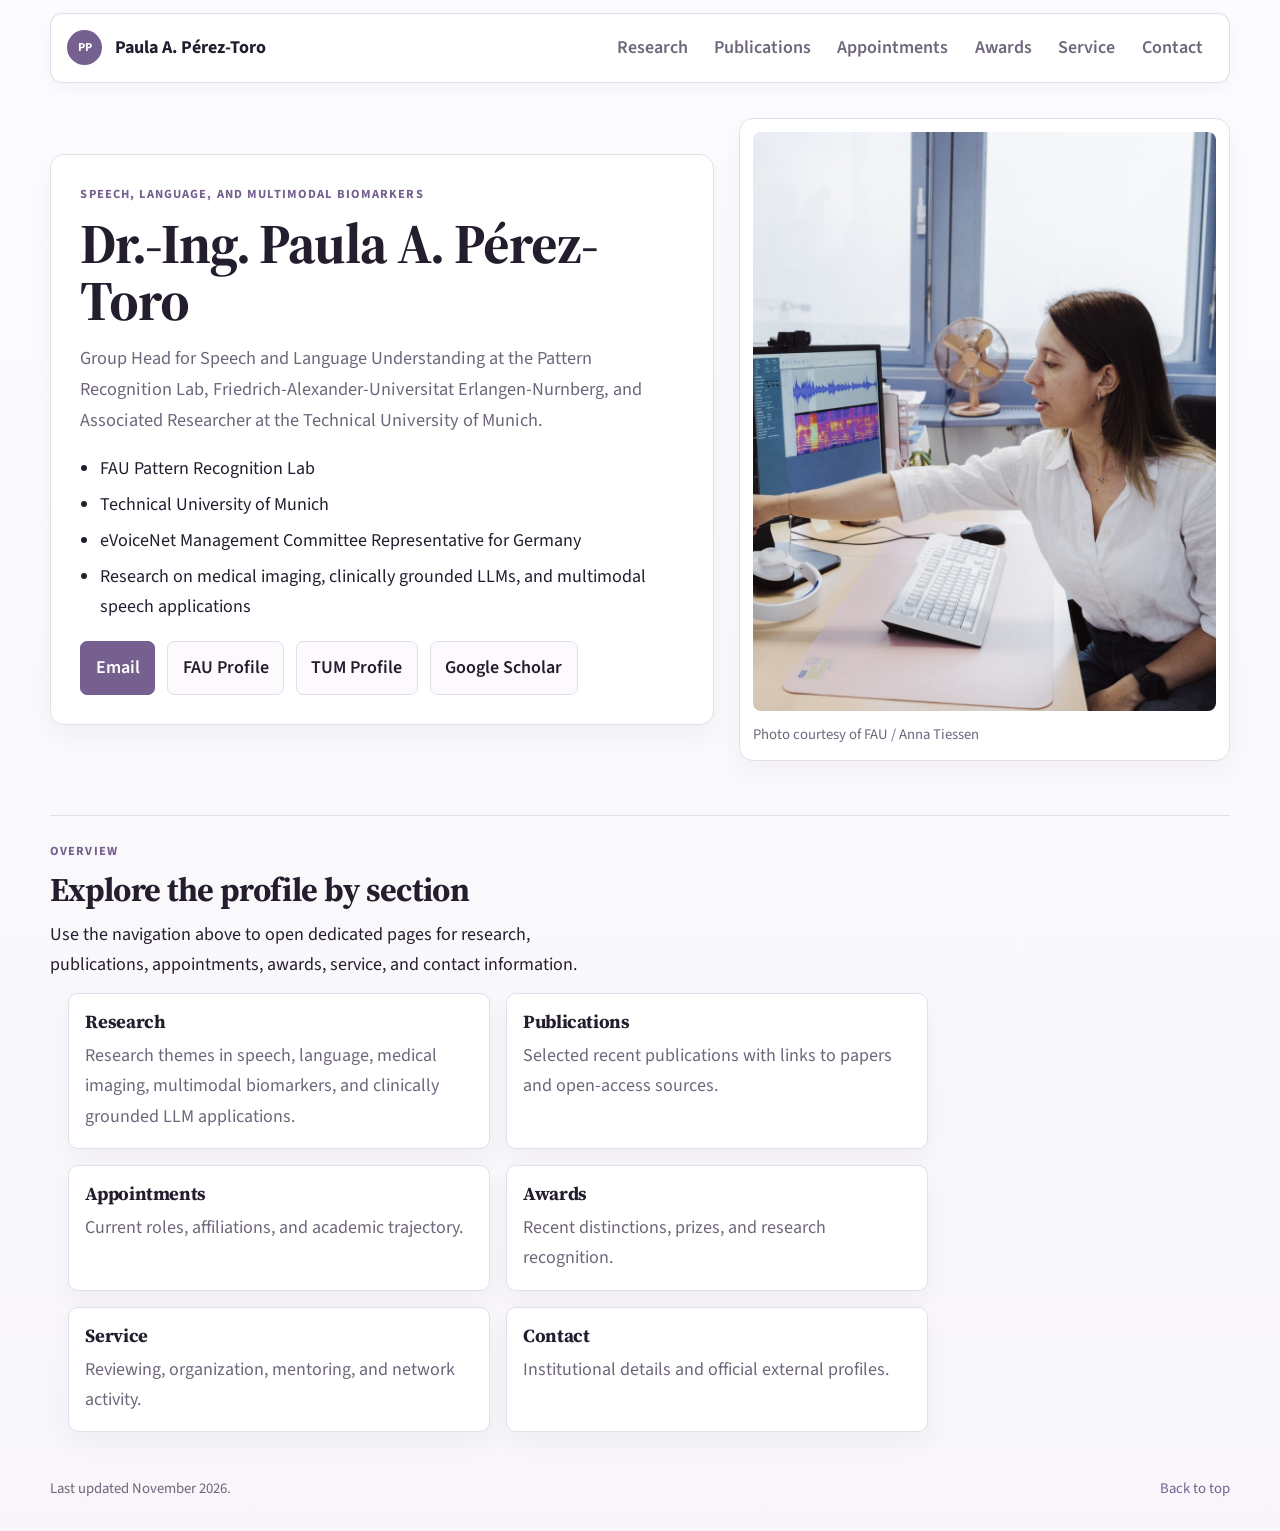
<file: index.html>
<!doctype html>
<html lang="en">
  <head>
    <meta charset="utf-8" />
    <meta name="viewport" content="width=device-width, initial-scale=1" />
    <title>Dr.-Ing. Paula A. Pérez-Toro</title>
    <meta
      name="description"
      content="Academic profile for Dr.-Ing. Paula A. Pérez-Toro at FAU and TUM, working on speech, language, and multimodal biomarkers for healthcare."
    />
    <meta property="og:title" content="Dr.-Ing. Paula A. Pérez-Toro" />
    <meta
      property="og:description"
      content="Academic profile for Dr.-Ing. Paula A. Pérez-Toro at FAU and TUM, working on speech, language, and multimodal biomarkers for healthcare."
    />
    <meta property="og:type" content="website" />
    <meta property="og:url" content="https://pauperezt.github.io/" />
    <meta property="og:image" content="https://pauperezt.github.io/assets/paula-perez-toro.jpg" />
    <link rel="canonical" href="https://pauperezt.github.io/" />
    <link rel="stylesheet" href="styles.css" />
  </head>
  <body>
    <header class="site-header" id="top">
      <a class="brand" href="./" aria-label="Paula A. Pérez-Toro home">
        <span class="brand-mark">PP</span>
        <span>Paula A. Pérez-Toro</span>
      </a>
      <nav class="nav" aria-label="Primary navigation">
        <a href="./research/">Research</a>
        <a href="./publications/">Publications</a>
        <a href="./appointments/">Appointments</a>
        <a href="./awards/">Awards</a>
        <a href="./service/">Service</a>
        <a href="./contact/">Contact</a>
      </nav>
    </header>

    <main class="page-shell page-main">
      <section class="hero" aria-labelledby="hero-title">
        <div class="hero-copy">
          <p class="eyebrow">Speech, language, and multimodal biomarkers</p>
          <h1 id="hero-title">Dr.-Ing. Paula A. Pérez-Toro</h1>
          <p class="lead">
            Group Head for Speech and Language Understanding at the Pattern Recognition Lab,
            Friedrich-Alexander-Universitat Erlangen-Nurnberg, and Associated Researcher at the
            Technical University of Munich.
          </p>
          <ul class="hero-highlights" aria-label="Current roles">
            <li>FAU Pattern Recognition Lab</li>
            <li>Technical University of Munich</li>
            <li>eVoiceNet Management Committee Representative for Germany</li>
            <li>Research on medical imaging, clinically grounded LLMs, and multimodal speech applications</li>
          </ul>
          <div class="hero-actions" aria-label="Profile links">
            <a class="button primary" href="mailto:paula.andrea.perez@fau.de">Email</a>
            <a class="button" href="https://lme.tf.fau.de/persons/perez/">FAU Profile</a>
            <a class="button" href="https://aim-lab.io/author/paula-a.-perez-toro/">TUM Profile</a>
            <a class="button" href="https://scholar.google.com/citations?user=9IgSau8AAAAJ&amp;hl=en">Google Scholar</a>
          </div>
        </div>
        <figure class="portrait">
          <img
            src="assets/paula-perez-toro.jpg"
            alt="Paula A. Pérez-Toro presenting research on speech and medical imaging"
          />
          <figcaption>Photo courtesy of FAU / Anna Tiessen</figcaption>
        </figure>
      </section>

      <section class="section section-separated" aria-labelledby="overview-title">
        <div class="section-heading">
          <p class="eyebrow">Overview</p>
          <h2 id="overview-title">Explore the profile by section</h2>
          <p>
            Use the navigation above to open dedicated pages for research, publications,
            appointments, awards, service, and contact information.
          </p>
        </div>
        <div class="section-body overview-grid">
          <a class="overview-card" href="./research/">
            <h3>Research</h3>
            <p>Research themes in speech, language, medical imaging, multimodal biomarkers, and clinically grounded LLM applications.</p>
          </a>
          <a class="overview-card" href="./publications/">
            <h3>Publications</h3>
            <p>Selected recent publications with links to papers and open-access sources.</p>
          </a>
          <a class="overview-card" href="./appointments/">
            <h3>Appointments</h3>
            <p>Current roles, affiliations, and academic trajectory.</p>
          </a>
          <a class="overview-card" href="./awards/">
            <h3>Awards</h3>
            <p>Recent distinctions, prizes, and research recognition.</p>
          </a>
          <a class="overview-card" href="./service/">
            <h3>Service</h3>
            <p>Reviewing, organization, mentoring, and network activity.</p>
          </a>
          <a class="overview-card" href="./contact/">
            <h3>Contact</h3>
            <p>Institutional details and official external profiles.</p>
          </a>
        </div>
      </section>
    </main>

    <footer class="site-footer">
      <p>Last updated November 2026.</p>
      <a href="#top">Back to top</a>
    </footer>
  </body>
</html>
</file>
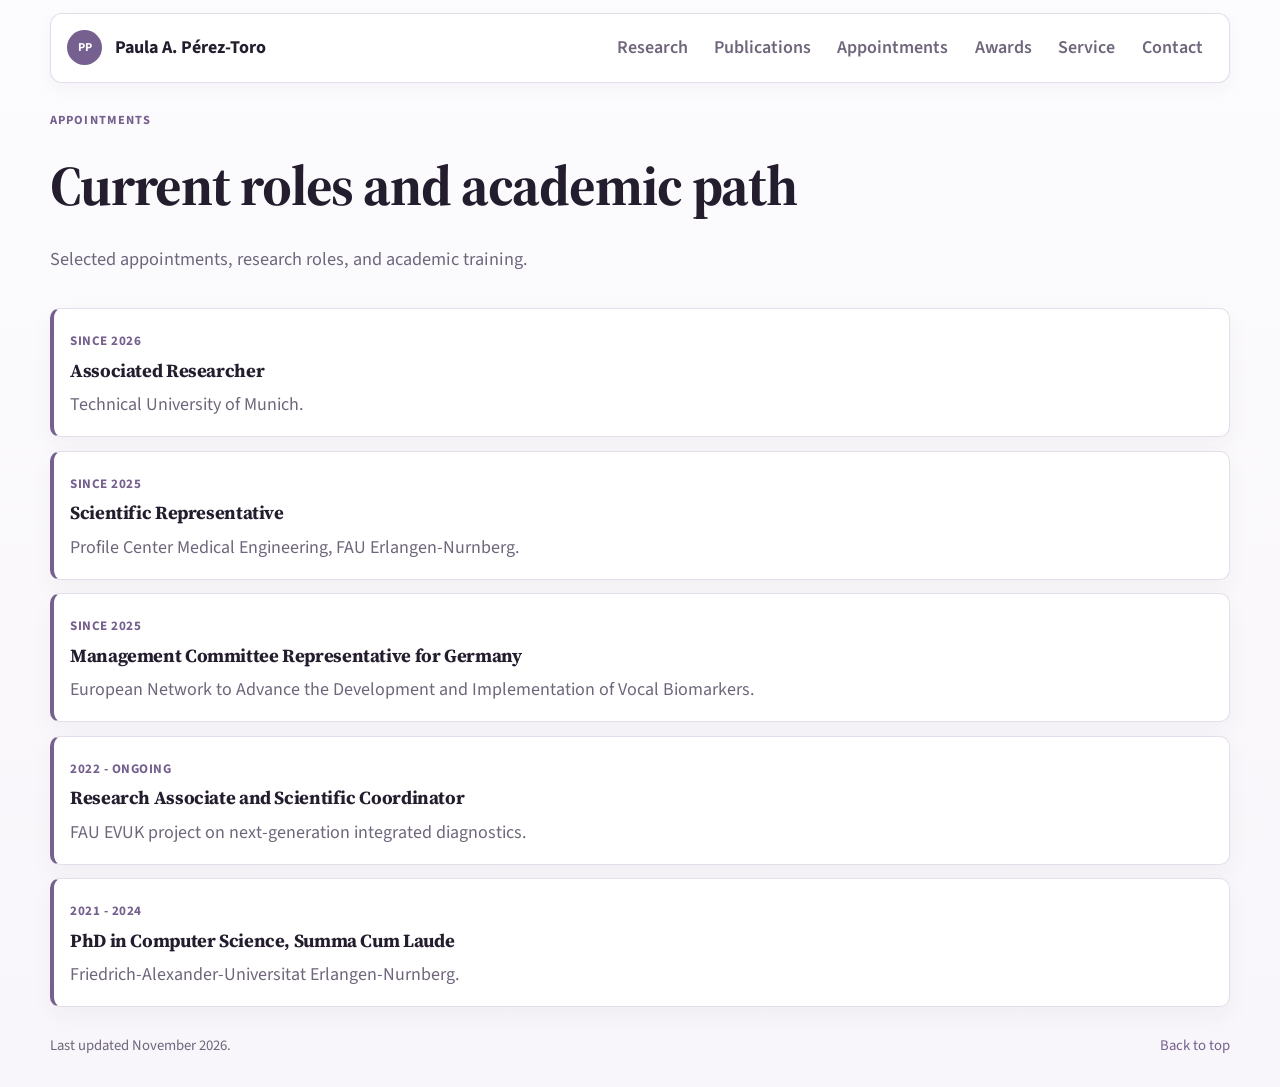
<file: appointments/index.html>
<!doctype html>
<html lang="en">
  <head>
    <meta charset="utf-8" />
    <meta name="viewport" content="width=device-width, initial-scale=1" />
    <title>Appointments | Dr.-Ing. Paula A. Pérez-Toro</title>
    <link rel="stylesheet" href="../styles.css" />
  </head>
  <body>
    <header class="site-header" id="top">
      <a class="brand" href="../" aria-label="Paula A. Pérez-Toro home">
        <span class="brand-mark">PP</span>
        <span>Paula A. Pérez-Toro</span>
      </a>
      <nav class="nav" aria-label="Primary navigation">
        <a href="../research/">Research</a>
        <a href="../publications/">Publications</a>
        <a href="../appointments/">Appointments</a>
        <a href="../awards/">Awards</a>
        <a href="../service/">Service</a>
        <a href="../contact/">Contact</a>
      </nav>
    </header>

    <main class="page-shell page-main">
      <section class="section-page">
        <p class="eyebrow">Appointments</p>
        <h1>Current roles and academic path</h1>
        <p class="lead section-lead">Selected appointments, research roles, and academic training.</p>
        <div class="timeline compact-timeline">
          <article>
            <span>Since 2026</span>
            <h3>Associated Researcher</h3>
            <p>Technical University of Munich.</p>
          </article>
          <article>
            <span>Since 2025</span>
            <h3>Scientific Representative</h3>
            <p>Profile Center Medical Engineering, FAU Erlangen-Nurnberg.</p>
          </article>
          <article>
            <span>Since 2025</span>
            <h3>Management Committee Representative for Germany</h3>
            <p>European Network to Advance the Development and Implementation of Vocal Biomarkers.</p>
          </article>
          <article>
            <span>2022 - ongoing</span>
            <h3>Research Associate and Scientific Coordinator</h3>
            <p>FAU EVUK project on next-generation integrated diagnostics.</p>
          </article>
          <article>
            <span>2021 - 2024</span>
            <h3>PhD in Computer Science, Summa Cum Laude</h3>
            <p>Friedrich-Alexander-Universitat Erlangen-Nurnberg.</p>
          </article>
        </div>
      </section>
    </main>

    <footer class="site-footer">
      <p>Last updated November 2026.</p>
      <a href="#top">Back to top</a>
    </footer>
  </body>
</html>
</file>
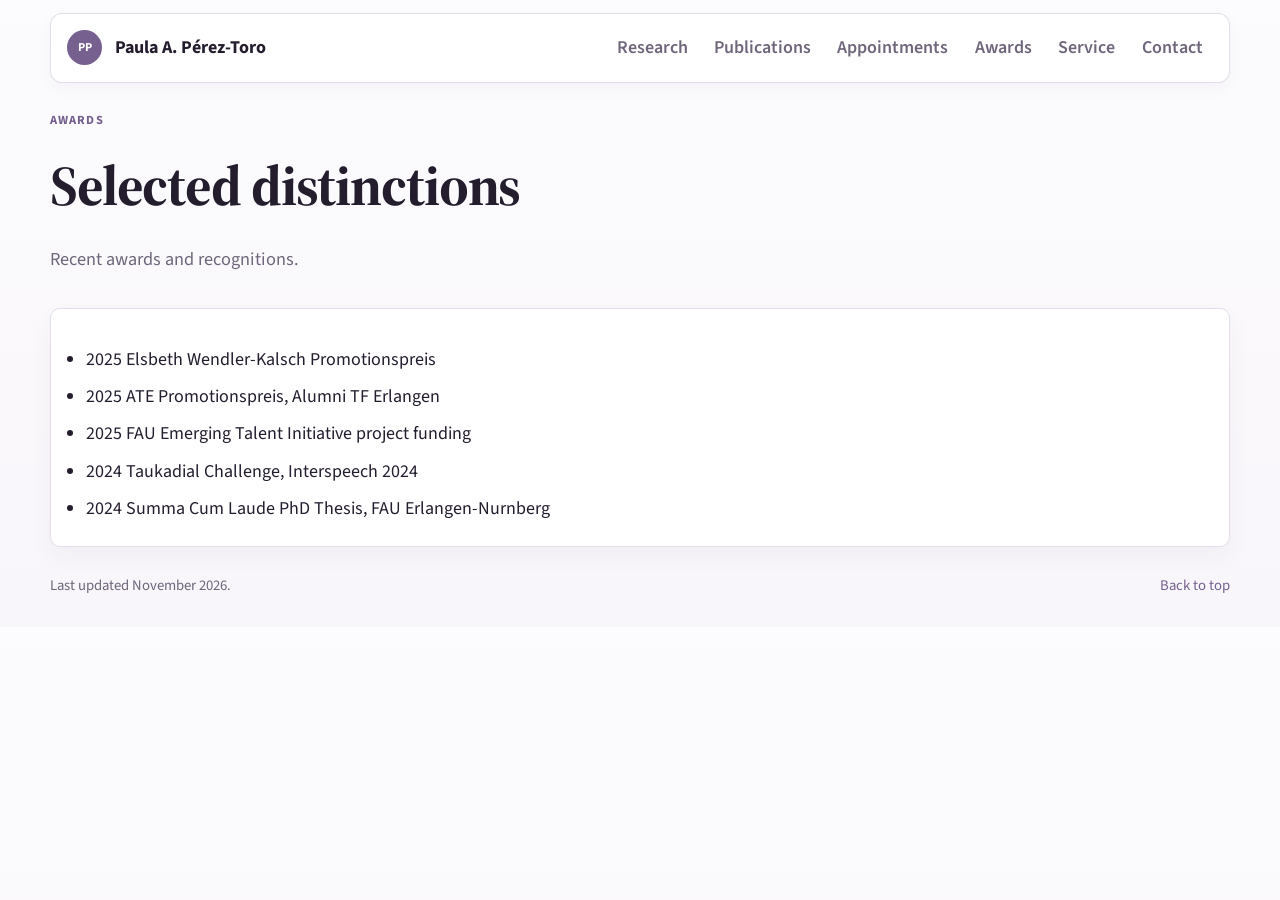
<file: awards/index.html>
<!doctype html>
<html lang="en">
  <head>
    <meta charset="utf-8" />
    <meta name="viewport" content="width=device-width, initial-scale=1" />
    <title>Awards | Dr.-Ing. Paula A. Pérez-Toro</title>
    <link rel="stylesheet" href="../styles.css" />
  </head>
  <body>
    <header class="site-header" id="top">
      <a class="brand" href="../" aria-label="Paula A. Pérez-Toro home">
        <span class="brand-mark">PP</span>
        <span>Paula A. Pérez-Toro</span>
      </a>
      <nav class="nav" aria-label="Primary navigation">
        <a href="../research/">Research</a>
        <a href="../publications/">Publications</a>
        <a href="../appointments/">Appointments</a>
        <a href="../awards/">Awards</a>
        <a href="../service/">Service</a>
        <a href="../contact/">Contact</a>
      </nav>
    </header>

    <main class="page-shell page-main">
      <section class="section-page">
        <p class="eyebrow">Awards</p>
        <h1>Selected distinctions</h1>
        <p class="lead section-lead">Recent awards and recognitions.</p>
        <div class="info-card section-card">
          <ul class="plain-list">
            <li>2025 Elsbeth Wendler-Kalsch Promotionspreis</li>
            <li>2025 ATE Promotionspreis, Alumni TF Erlangen</li>
            <li>2025 FAU Emerging Talent Initiative project funding</li>
            <li>2024 Taukadial Challenge, Interspeech 2024</li>
            <li>2024 Summa Cum Laude PhD Thesis, FAU Erlangen-Nurnberg</li>
          </ul>
        </div>
      </section>
    </main>

    <footer class="site-footer">
      <p>Last updated November 2026.</p>
      <a href="#top">Back to top</a>
    </footer>
  </body>
</html>
</file>
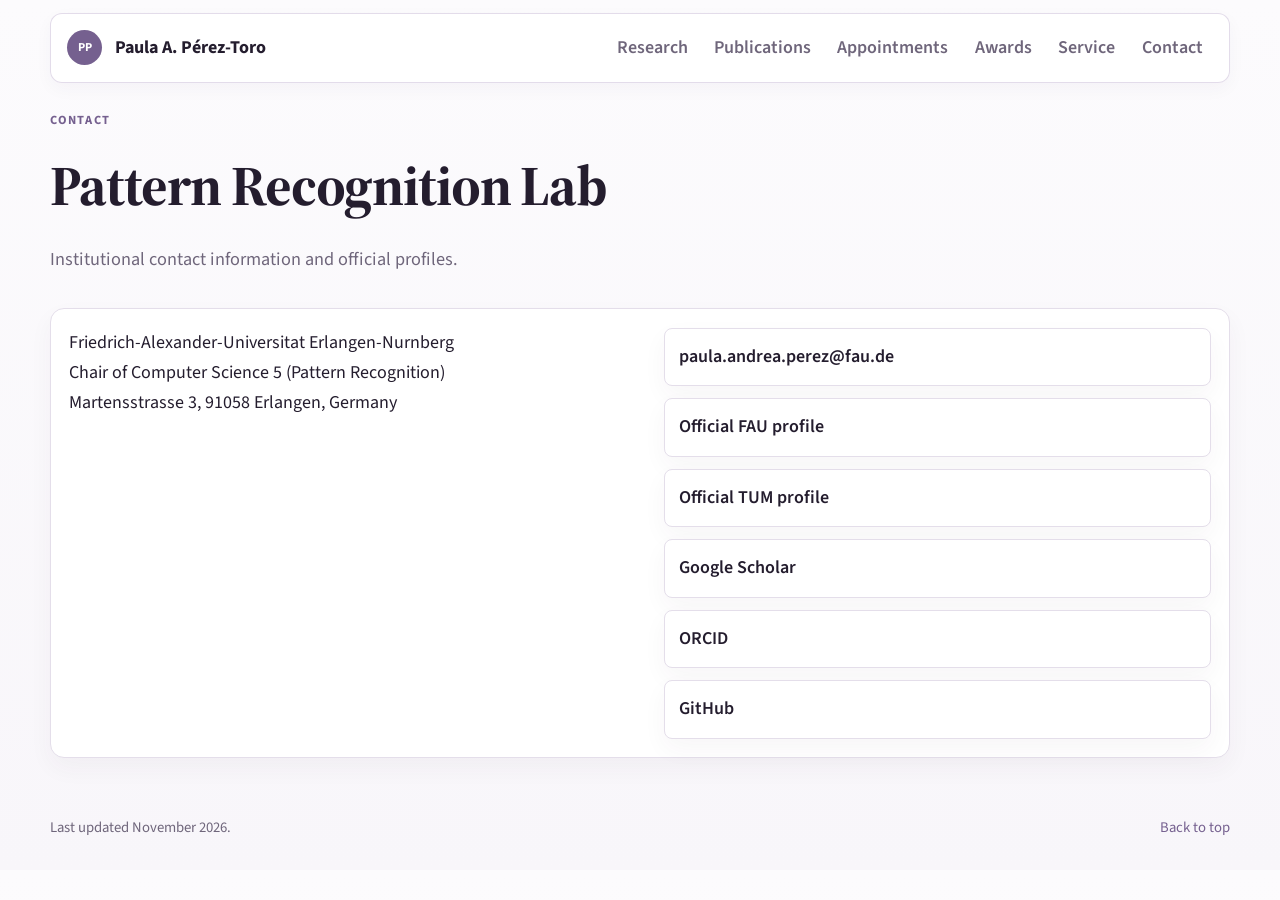
<file: contact/index.html>
<!doctype html>
<html lang="en">
  <head>
    <meta charset="utf-8" />
    <meta name="viewport" content="width=device-width, initial-scale=1" />
    <title>Contact | Dr.-Ing. Paula A. Pérez-Toro</title>
    <link rel="stylesheet" href="../styles.css" />
  </head>
  <body>
    <header class="site-header" id="top">
      <a class="brand" href="../" aria-label="Paula A. Pérez-Toro home">
        <span class="brand-mark">PP</span>
        <span>Paula A. Pérez-Toro</span>
      </a>
      <nav class="nav" aria-label="Primary navigation">
        <a href="../research/">Research</a>
        <a href="../publications/">Publications</a>
        <a href="../appointments/">Appointments</a>
        <a href="../awards/">Awards</a>
        <a href="../service/">Service</a>
        <a href="../contact/">Contact</a>
      </nav>
    </header>

    <main class="page-shell page-main">
      <section class="section-page">
        <p class="eyebrow">Contact</p>
        <h1>Pattern Recognition Lab</h1>
        <p class="lead section-lead">Institutional contact information and official profiles.</p>
        <div class="contact">
          <div>
            <p>
              Friedrich-Alexander-Universitat Erlangen-Nurnberg<br />
              Chair of Computer Science 5 (Pattern Recognition)<br />
              Martensstrasse 3, 91058 Erlangen, Germany
            </p>
          </div>
          <div class="contact-card">
            <a href="mailto:paula.andrea.perez@fau.de">paula.andrea.perez@fau.de</a>
            <a href="https://lme.tf.fau.de/persons/perez/">Official FAU profile</a>
            <a href="https://aim-lab.io/author/paula-a.-perez-toro/">Official TUM profile</a>
            <a href="https://scholar.google.com/citations?user=9IgSau8AAAAJ&amp;hl=en">Google Scholar</a>
            <a href="https://orcid.org/0000-0002-2727-2116">ORCID</a>
            <a href="https://github.com/PauPerezT">GitHub</a>
          </div>
        </div>
      </section>
    </main>

    <footer class="site-footer">
      <p>Last updated November 2026.</p>
      <a href="#top">Back to top</a>
    </footer>
  </body>
</html>
</file>
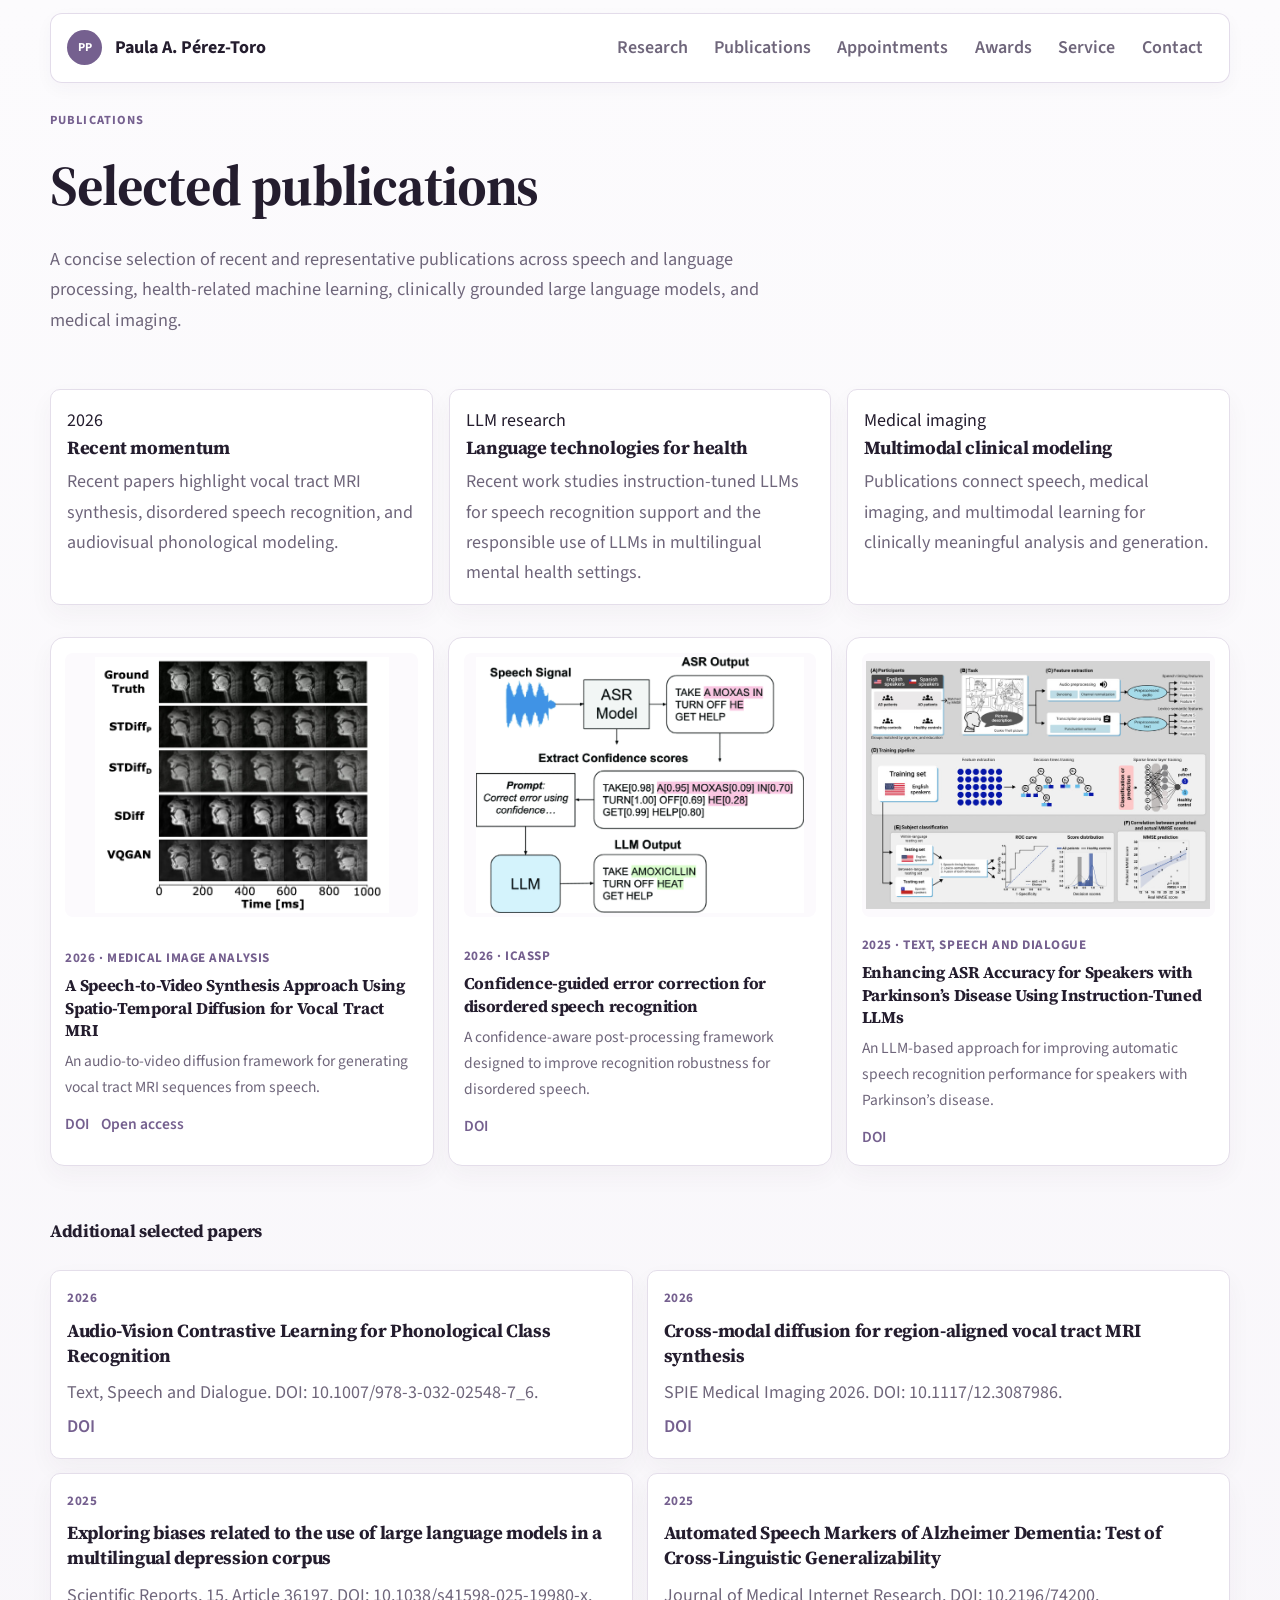
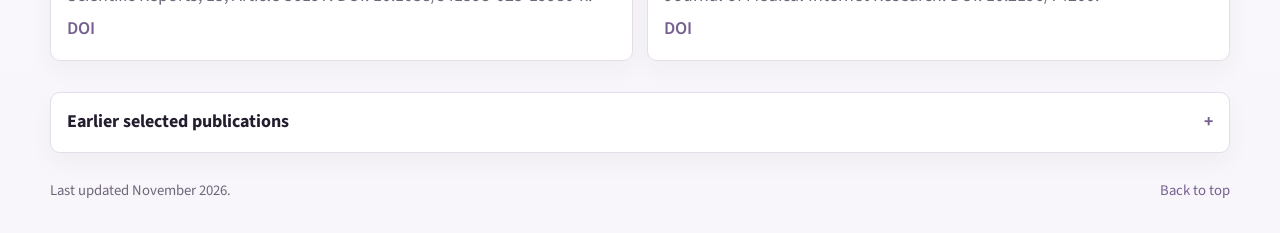
<file: publications/index.html>
<!doctype html>
<html lang="en">
  <head>
    <meta charset="utf-8" />
    <meta name="viewport" content="width=device-width, initial-scale=1" />
    <title>Publications | Dr.-Ing. Paula A. Pérez-Toro</title>
    <meta name="description" content="Selected publications of Dr.-Ing. Paula A. Pérez-Toro." />
    <link rel="stylesheet" href="../styles.css" />
  </head>
  <body>
    <header class="site-header" id="top">
      <a class="brand" href="../" aria-label="Paula A. Pérez-Toro home">
        <span class="brand-mark">PP</span>
        <span>Paula A. Pérez-Toro</span>
      </a>
      <nav class="nav" aria-label="Primary navigation">
        <a href="../research/">Research</a>
        <a href="../publications/">Publications</a>
        <a href="../appointments/">Appointments</a>
        <a href="../awards/">Awards</a>
        <a href="../service/">Service</a>
        <a href="../contact/">Contact</a>
      </nav>
    </header>

    <main class="page-shell page-main">
      <section class="section-page">
        <p class="eyebrow">Publications</p>
        <h1>Selected publications</h1>
        <p class="lead section-lead">
          A concise selection of recent and representative publications across speech and
          language processing, health-related machine learning, clinically grounded large
          language models, and medical imaging.
        </p>
        <div class="publication-intro">
          <article class="info-card">
            <time>2026</time>
            <h3>Recent momentum</h3>
            <p>
              Recent papers highlight vocal tract MRI synthesis, disordered speech recognition,
              and audiovisual phonological modeling.
            </p>
          </article>
          <article class="info-card">
            <time>LLM research</time>
            <h3>Language technologies for health</h3>
            <p>
              Recent work studies instruction-tuned LLMs for speech recognition support and the
              responsible use of LLMs in multilingual mental health settings.
            </p>
          </article>
          <article class="info-card">
            <time>Medical imaging</time>
            <h3>Multimodal clinical modeling</h3>
            <p>
              Publications connect speech, medical imaging, and multimodal learning for
              clinically meaningful analysis and generation.
            </p>
          </article>
        </div>
        <div class="publication-showcase">
          <article class="showcase-card">
            <a class="gallery-tile" href="https://doi.org/10.1016/j.media.2026.104053">
              <img
                src="../assets/paper-media-2026.png"
                alt="Figure from the Medical Image Analysis paper on speech-to-video synthesis for vocal tract MRI"
              />
            </a>
            <div class="showcase-copy">
              <p class="showcase-meta">2026 · Medical Image Analysis</p>
              <h3>A Speech-to-Video Synthesis Approach Using Spatio-Temporal Diffusion for Vocal Tract MRI</h3>
              <p>An audio-to-video diffusion framework for generating vocal tract MRI sequences from speech.</p>
              <div class="showcase-links">
                <a href="https://doi.org/10.1016/j.media.2026.104053">DOI</a>
                <a href="https://www.sciencedirect.com/science/article/pii/S1361841526001210">Open access</a>
              </div>
            </div>
          </article>
          <article class="showcase-card">
            <a class="gallery-tile" href="https://doi.org/10.1109/ICASSP55912.2026.11463078">
              <img
                src="../assets/paper-confidence-guided-error-correction.png"
                alt="Figure from the paper on confidence-guided error correction for disordered speech recognition"
              />
            </a>
            <div class="showcase-copy">
              <p class="showcase-meta">2026 · ICASSP</p>
              <h3>Confidence-guided error correction for disordered speech recognition</h3>
              <p>
                A confidence-aware post-processing framework designed to improve recognition
                robustness for disordered speech.
              </p>
              <div class="showcase-links">
                <a href="https://doi.org/10.1109/ICASSP55912.2026.11463078">DOI</a>
              </div>
            </div>
          </article>
          <article class="showcase-card">
            <a class="gallery-tile" href="https://doi.org/10.1007/978-3-032-02551-7_14">
              <img
                src="../assets/paper-alzheimer-study-design.jpg"
                alt="Study design figure accompanying health-related speech and language analysis research"
              />
            </a>
            <div class="showcase-copy">
              <p class="showcase-meta">2025 · Text, Speech and Dialogue</p>
              <h3>Enhancing ASR Accuracy for Speakers with Parkinson’s Disease Using Instruction-Tuned LLMs</h3>
              <p>
                An LLM-based approach for improving automatic speech recognition performance for
                speakers with Parkinson&rsquo;s disease.
              </p>
              <div class="showcase-links">
                <a href="https://doi.org/10.1007/978-3-032-02551-7_14">DOI</a>
              </div>
            </div>
          </article>
        </div>
        <h2 class="subsection-title">Additional selected papers</h2>
        <div class="publication-list compact-grid">
          <article>
            <time>2026</time>
            <h3>Audio-Vision Contrastive Learning for Phonological Class Recognition</h3>
            <p>Text, Speech and Dialogue. DOI: 10.1007/978-3-032-02548-7_6.</p>
            <a href="https://doi.org/10.1007/978-3-032-02548-7_6">DOI</a>
          </article>
          <article>
            <time>2026</time>
            <h3>Cross-modal diffusion for region-aligned vocal tract MRI synthesis</h3>
            <p>SPIE Medical Imaging 2026. DOI: 10.1117/12.3087986.</p>
            <a href="https://doi.org/10.1117/12.3087986">DOI</a>
          </article>
          <article>
            <time>2025</time>
            <h3>Exploring biases related to the use of large language models in a multilingual depression corpus</h3>
            <p>Scientific Reports, 15, Article 36197. DOI: 10.1038/s41598-025-19980-x.</p>
            <a href="https://doi.org/10.1038/s41598-025-19980-x">DOI</a>
          </article>
          <article>
            <time>2025</time>
            <h3>Automated Speech Markers of Alzheimer Dementia: Test of Cross-Linguistic Generalizability</h3>
            <p>Journal of Medical Internet Research. DOI: 10.2196/74200.</p>
            <a href="https://doi.org/10.2196/74200">DOI</a>
          </article>
        </div>
        <details class="details-panel">
          <summary>Earlier selected publications</summary>
          <div class="details-content publication-list compact-list">
            <article>
              <time>2025</time>
              <h3>kidsNARRATE: a versatile corpus for studying Chinese-English bilingual L2 narrative skills in preschoolers</h3>
              <p>Language Resources and Evaluation, 59, 3117-3138. DOI: 10.1007/s10579-025-09851-2.</p>
              <a href="https://doi.org/10.1007/s10579-025-09851-2">DOI</a>
            </article>
            <article>
              <time>2024</time>
              <h3>Multilingual Speech and Language Analysis for the Assessment of Mild Cognitive Impairment</h3>
              <p>Interspeech 2024. DOI: 10.21437/Interspeech.2024-2115.</p>
              <a href="https://doi.org/10.21437/Interspeech.2024-2115">DOI</a>
            </article>
            <article>
              <time>2023</time>
              <h3>Automatic Assessment of Alzheimer's across Three Languages Using Speech and Language Features</h3>
              <p>Interspeech 2023. DOI: 10.21437/Interspeech.2023-2079.</p>
              <a href="https://doi.org/10.21437/Interspeech.2023-2079">DOI</a>
            </article>
          </div>
        </details>
      </section>
    </main>

    <footer class="site-footer">
      <p>Last updated November 2026.</p>
      <a href="#top">Back to top</a>
    </footer>
  </body>
</html>
</file>
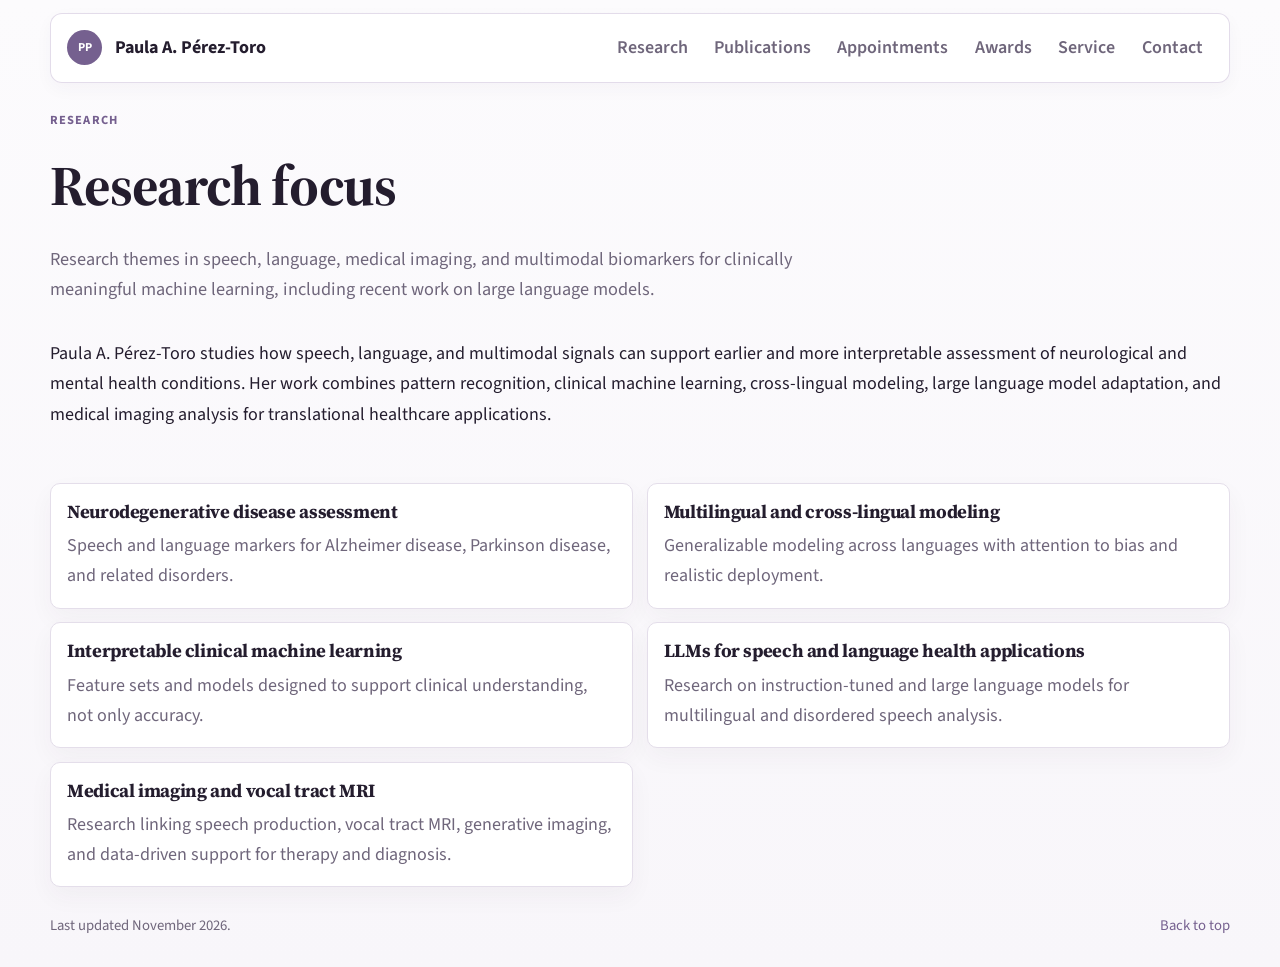
<file: research/index.html>
<!doctype html>
<html lang="en">
  <head>
    <meta charset="utf-8" />
    <meta name="viewport" content="width=device-width, initial-scale=1" />
    <title>Research | Dr.-Ing. Paula A. Pérez-Toro</title>
    <meta
      name="description"
      content="Research profile of Dr.-Ing. Paula A. Pérez-Toro in speech, language, and multimodal biomarkers for healthcare."
    />
    <link rel="stylesheet" href="../styles.css" />
  </head>
  <body>
    <header class="site-header" id="top">
      <a class="brand" href="../" aria-label="Paula A. Pérez-Toro home">
        <span class="brand-mark">PP</span>
        <span>Paula A. Pérez-Toro</span>
      </a>
      <nav class="nav" aria-label="Primary navigation">
        <a href="../research/">Research</a>
        <a href="../publications/">Publications</a>
        <a href="../appointments/">Appointments</a>
        <a href="../awards/">Awards</a>
        <a href="../service/">Service</a>
        <a href="../contact/">Contact</a>
      </nav>
    </header>

    <main class="page-shell page-main">
      <section class="section-page">
        <p class="eyebrow">Research</p>
        <h1>Research focus</h1>
        <p class="lead section-lead">
          Research themes in speech, language, medical imaging, and multimodal biomarkers for
          clinically meaningful machine learning, including recent work on large language models.
        </p>
        <p>
          Paula A. Pérez-Toro studies how speech, language, and multimodal signals can support
          earlier and more interpretable assessment of neurological and mental health conditions.
          Her work combines pattern recognition, clinical machine learning, cross-lingual
          modeling, large language model adaptation, and medical imaging analysis for
          translational healthcare applications.
        </p>
        <div class="research-grid compact-grid">
          <article>
            <h3>Neurodegenerative disease assessment</h3>
            <p>Speech and language markers for Alzheimer disease, Parkinson disease, and related disorders.</p>
          </article>
          <article>
            <h3>Multilingual and cross-lingual modeling</h3>
            <p>Generalizable modeling across languages with attention to bias and realistic deployment.</p>
          </article>
          <article>
            <h3>Interpretable clinical machine learning</h3>
            <p>Feature sets and models designed to support clinical understanding, not only accuracy.</p>
          </article>
          <article>
            <h3>LLMs for speech and language health applications</h3>
            <p>Research on instruction-tuned and large language models for multilingual and disordered speech analysis.</p>
          </article>
          <article>
            <h3>Medical imaging and vocal tract MRI</h3>
            <p>Research linking speech production, vocal tract MRI, generative imaging, and data-driven support for therapy and diagnosis.</p>
          </article>
        </div>
      </section>
    </main>

    <footer class="site-footer">
      <p>Last updated November 2026.</p>
      <a href="#top">Back to top</a>
    </footer>
  </body>
</html>
</file>
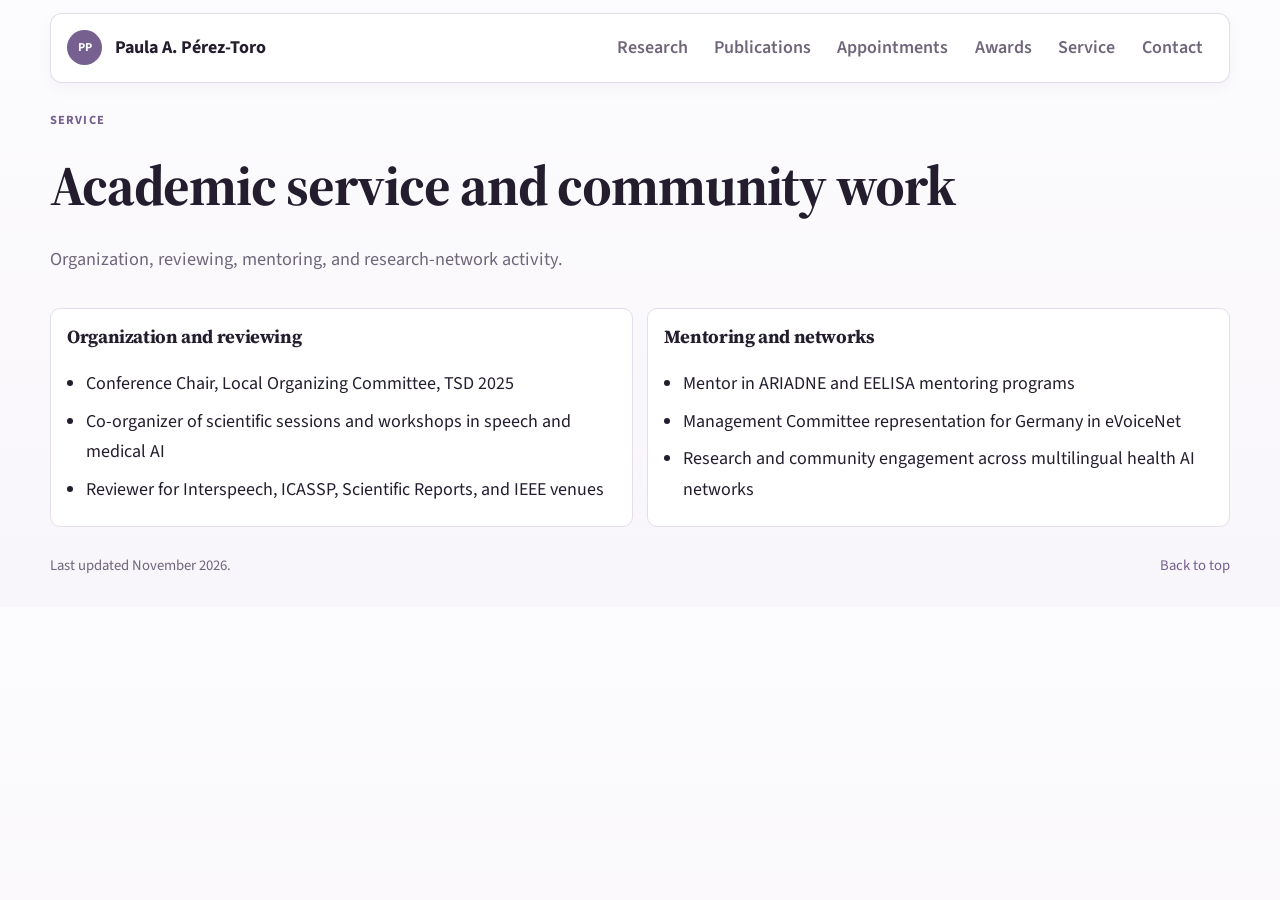
<file: service/index.html>
<!doctype html>
<html lang="en">
  <head>
    <meta charset="utf-8" />
    <meta name="viewport" content="width=device-width, initial-scale=1" />
    <title>Service | Dr.-Ing. Paula A. Pérez-Toro</title>
    <link rel="stylesheet" href="../styles.css" />
  </head>
  <body>
    <header class="site-header" id="top">
      <a class="brand" href="../" aria-label="Paula A. Pérez-Toro home">
        <span class="brand-mark">PP</span>
        <span>Paula A. Pérez-Toro</span>
      </a>
      <nav class="nav" aria-label="Primary navigation">
        <a href="../research/">Research</a>
        <a href="../publications/">Publications</a>
        <a href="../appointments/">Appointments</a>
        <a href="../awards/">Awards</a>
        <a href="../service/">Service</a>
        <a href="../contact/">Contact</a>
      </nav>
    </header>

    <main class="page-shell page-main">
      <section class="section-page">
        <p class="eyebrow">Service</p>
        <h1>Academic service and community work</h1>
        <p class="lead section-lead">Organization, reviewing, mentoring, and research-network activity.</p>
        <div class="split-content compact-grid">
          <div class="info-card">
            <h3>Organization and reviewing</h3>
            <ul class="plain-list">
              <li>Conference Chair, Local Organizing Committee, TSD 2025</li>
              <li>Co-organizer of scientific sessions and workshops in speech and medical AI</li>
              <li>Reviewer for Interspeech, ICASSP, Scientific Reports, and IEEE venues</li>
            </ul>
          </div>
          <div class="info-card">
            <h3>Mentoring and networks</h3>
            <ul class="plain-list">
              <li>Mentor in ARIADNE and EELISA mentoring programs</li>
              <li>Management Committee representation for Germany in eVoiceNet</li>
              <li>Research and community engagement across multilingual health AI networks</li>
            </ul>
          </div>
        </div>
      </section>
    </main>

    <footer class="site-footer">
      <p>Last updated November 2026.</p>
      <a href="#top">Back to top</a>
    </footer>
  </body>
</html>
</file>
<file: styles.css>
@import url("https://fonts.googleapis.com/css2?family=Source+Serif+4:wght@600;700&family=Source+Sans+3:wght@400;500;600;700&display=swap");

:root {
  --bg: #f8f6fa;
  --surface: #ffffff;
  --surface-soft: #fcfafd;
  --ink: #241d2e;
  --muted: #6f667b;
  --line: #e4deea;
  --accent: #75608f;
  --accent-dark: #604a79;
  --accent-soft: #f3eef8;
  --shadow: 0 10px 24px rgba(58, 40, 78, 0.045);
  --radius-lg: 14px;
  --radius-md: 10px;
  --radius-sm: 8px;
  --content-width: 1180px;
}

* {
  box-sizing: border-box;
}

html {
  scroll-behavior: smooth;
}

body {
  margin: 0;
  background: linear-gradient(180deg, #fcfbfd 0%, var(--bg) 100%);
  color: var(--ink);
  font-family: "Source Sans 3", ui-sans-serif, system-ui, sans-serif;
  font-size: 18px;
  line-height: 1.68;
}

img {
  display: block;
  max-width: 100%;
}

a {
  color: var(--accent);
  text-decoration: none;
}

a:hover {
  color: var(--accent-dark);
  text-decoration: underline;
  text-underline-offset: 0.16em;
}

h1,
h2,
h3,
p {
  margin-top: 0;
}

h1,
h2,
h3 {
  font-family: "Source Serif 4", Georgia, serif;
  letter-spacing: -0.02em;
}

h1 {
  margin-bottom: 0.85rem;
  font-size: clamp(2.85rem, 4.4vw, 4.2rem);
  line-height: 1.02;
}

h2 {
  margin-bottom: 0.75rem;
  font-size: clamp(1.9rem, 2.6vw, 2.55rem);
  line-height: 1.08;
}

h3 {
  margin-bottom: 0.4rem;
  font-size: 1.16rem;
  line-height: 1.34;
}

.page-shell {
  width: min(calc(100% - 2rem), var(--content-width));
  margin: 0 auto;
}

.page-main {
  padding-bottom: 1.5rem;
}

.site-header {
  position: sticky;
  top: 0;
  z-index: 20;
  display: flex;
  align-items: center;
  justify-content: space-between;
  gap: 1rem;
  width: min(calc(100% - 2rem), var(--content-width));
  margin: 0.8rem auto 0;
  padding: 0.8rem 1rem;
  border: 1px solid rgba(227, 220, 234, 0.98);
  border-radius: 12px;
  background: rgba(255, 255, 255, 0.96);
  backdrop-filter: blur(10px);
  box-shadow: 0 6px 18px rgba(58, 40, 78, 0.035);
}

.brand {
  display: inline-flex;
  align-items: center;
  gap: 0.8rem;
  color: var(--ink);
  font-weight: 700;
}

.brand:hover {
  text-decoration: none;
}

.brand-mark {
  display: grid;
  width: 2.2rem;
  height: 2.2rem;
  place-items: center;
  border-radius: 999px;
  background: var(--accent);
  color: #fff;
  font-size: 0.76rem;
  font-weight: 700;
}

.nav {
  display: flex;
  flex-wrap: wrap;
  gap: 0.35rem;
}

.nav a {
  padding: 0.38rem 0.65rem;
  border-radius: 6px;
  color: var(--muted);
  font-weight: 600;
}

.nav a:hover {
  background: #f6f2fa;
  color: var(--accent-dark);
  text-decoration: none;
}

.hero {
  display: grid;
  grid-template-columns: minmax(0, 1.15fr) minmax(18rem, 0.85fr);
  gap: 1.6rem;
  align-items: center;
  padding: 2.2rem 0 1.9rem;
}

.hero-copy,
.portrait,
.research-grid article,
.showcase-card,
.publication-list article,
.timeline article,
.details-panel,
.contact,
.contact-card a {
  border: 1px solid var(--line);
  background: var(--surface);
  box-shadow: var(--shadow);
}

.hero-copy {
  padding: clamp(1.4rem, 2.3vw, 2rem);
  border-radius: var(--radius-lg);
}

.eyebrow {
  margin: 0 0 0.6rem;
  color: var(--accent);
  font-size: 0.78rem;
  font-weight: 700;
  letter-spacing: 0.09em;
  text-transform: uppercase;
}

.lead {
  max-width: 42rem;
  color: var(--muted);
  font-size: 1.14rem;
}

.hero-highlights,
.plain-list {
  margin: 1.2rem 0 0;
  padding-left: 1.2rem;
}

.hero-highlights li,
.plain-list li {
  margin-bottom: 0.35rem;
}

.hero-actions,
.contact-card {
  display: flex;
  flex-wrap: wrap;
  gap: 0.75rem;
}

.hero-actions {
  margin-top: 1.15rem;
}

.button {
  display: inline-flex;
  align-items: center;
  justify-content: center;
  min-height: 2.7rem;
  padding: 0.68rem 0.9rem;
  border: 1px solid var(--line);
  border-radius: 7px;
  background: var(--surface-soft);
  color: var(--ink);
  font-weight: 600;
  box-shadow: none;
}

.button:hover {
  text-decoration: none;
  border-color: #d4c7e0;
  background: #f6f1fa;
}

.button.primary {
  border-color: var(--accent);
  background: var(--accent);
  color: #fff;
}

.button.primary:hover {
  background: var(--accent-dark);
  color: #fff;
}

.portrait {
  margin: 0;
  padding: 0.8rem;
  border-radius: var(--radius-lg);
}

.portrait img {
  aspect-ratio: 4 / 5;
  object-fit: cover;
  object-position: center;
  border-radius: calc(var(--radius-lg) - 6px);
}

.portrait figcaption {
  margin-top: 0.75rem;
  color: var(--muted);
  font-size: 0.92rem;
}

.section {
  padding: 1.35rem 0 0;
}

.section-separated {
  margin-top: 1.45rem;
  padding-top: 1.6rem;
  border-top: 1px solid var(--line);
}

.section-page {
  display: grid;
  gap: 1rem;
  padding: 1.7rem 0 0;
}

.section-heading {
  max-width: 36rem;
  margin-bottom: 0.8rem;
}

.section-heading p:last-child {
  margin-bottom: 0;
}

.section-body {
  max-width: 56rem;
  padding: 0 1.15rem 1.15rem;
}

.section-body.contact {
  max-width: none;
}

.body-copy {
  font-size: 1.06rem;
}

.section-lead {
  max-width: 48rem;
}

.research-grid,
.publication-list,
.split-content,
.overview-grid,
.publication-intro {
  display: grid;
  grid-template-columns: repeat(2, minmax(0, 1fr));
  gap: 1rem;
}

.overview-card {
  display: block;
  padding: 1rem;
  border: 1px solid var(--line);
  border-radius: var(--radius-md);
  background: var(--surface);
  box-shadow: var(--shadow);
  color: var(--ink);
}

.overview-card:hover {
  text-decoration: none;
  border-color: #d4c7e0;
  background: var(--surface-soft);
}

.overview-card p {
  margin-bottom: 0;
  color: var(--muted);
}

.compact-grid {
  gap: 0.85rem;
}

.research-grid {
  margin-top: 1.2rem;
}

.research-grid article,
.publication-list article,
.timeline article,
.info-card {
  padding: 1rem;
  border-radius: var(--radius-md);
}

.research-grid p,
.publication-list p,
.timeline p,
.info-card p {
  margin-bottom: 0;
  color: var(--muted);
}

.publication-showcase {
  display: grid;
  grid-template-columns: repeat(3, minmax(0, 1fr));
  gap: 0.9rem;
  margin-bottom: 0.9rem;
}

.publication-intro {
  grid-template-columns: repeat(3, minmax(0, 1fr));
  margin: 1.2rem 0 1rem;
}

.publication-intro .info-card {
  box-shadow: var(--shadow);
}

.subsection-title {
  margin: 1.6rem 0 0.85rem;
  font-size: 1.1rem;
}

.showcase-card {
  display: grid;
  grid-template-columns: 1fr;
  gap: 0.85rem;
  align-items: start;
  padding: 0.9rem;
  border-radius: var(--radius-lg);
}

.gallery-tile {
  overflow: hidden;
  border-radius: var(--radius-sm);
  background: var(--surface-soft);
}

.gallery-tile:hover {
  text-decoration: none;
}

.gallery-tile img {
  width: 100%;
  aspect-ratio: 4 / 3;
  object-fit: contain;
  padding: 0.3rem;
}

.showcase-meta,
.timeline span,
.publication-list time {
  display: inline-block;
  margin-bottom: 0.4rem;
  color: var(--accent);
  font-size: 0.82rem;
  font-weight: 700;
  text-transform: uppercase;
  letter-spacing: 0.04em;
}

.showcase-copy {
  font-size: 0.97rem;
}

.showcase-copy h3 {
  font-size: 1.03rem;
}

.showcase-copy p:last-of-type {
  margin-bottom: 0;
  color: var(--muted);
}

.showcase-links {
  display: flex;
  flex-wrap: wrap;
  gap: 0.75rem;
  margin-top: 0.7rem;
}

.showcase-links a,
.publication-list a {
  font-weight: 600;
}

.publication-list article {
  display: grid;
  gap: 0.2rem;
}

.details-panel {
  margin-top: 0.9rem;
  border-radius: var(--radius-md);
  overflow: hidden;
}

.details-panel summary {
  cursor: pointer;
  list-style: none;
  padding: 0.9rem 1rem;
  font-weight: 700;
}

.details-panel summary::-webkit-details-marker {
  display: none;
}

.details-panel summary::after {
  content: "+";
  float: right;
  color: var(--accent);
  font-size: 1.1rem;
}

.details-panel[open] summary::after {
  content: "−";
}

.details-content {
  padding: 0 1rem 1rem;
  border-top: 1px solid var(--line);
  background: var(--surface-soft);
}

.compact-list {
  padding-top: 1rem;
}

.stack {
  display: grid;
  gap: 1rem;
}

.timeline {
  display: grid;
  gap: 1rem;
}

.timeline article {
  border-left: 4px solid var(--accent);
}

.compact-timeline {
  gap: 0.85rem;
}

.info-card {
  border: 1px solid var(--line);
  background: #fff;
}

.section-card {
  box-shadow: var(--shadow);
  border-radius: var(--radius-md);
}

.plain-list {
  margin-bottom: 0;
}

.plain-list li + li {
  margin-top: 0.45rem;
}

.contact {
  display: grid;
  grid-template-columns: minmax(0, 1fr) minmax(19rem, 0.95fr);
  gap: 1.2rem;
  align-items: start;
  padding: 1.15rem;
  border-radius: var(--radius-lg);
  margin-bottom: 2rem;
}

.contact-card {
  align-content: start;
}

.contact-card a {
  width: 100%;
  padding: 0.82rem 0.9rem;
  border-radius: var(--radius-sm);
  color: var(--ink);
  font-weight: 600;
}

.contact-card a:hover {
  text-decoration: none;
  border-color: #d4c7e0;
  background: var(--surface-soft);
}

.site-footer {
  display: flex;
  justify-content: space-between;
  gap: 1rem;
  width: min(calc(100% - 2rem), var(--content-width));
  margin: 0 auto 1rem;
  padding: 0.15rem 0 0.8rem;
  color: var(--muted);
  font-size: 0.92rem;
}

.site-footer p {
  margin-bottom: 0;
}

@media (max-width: 980px) {
  .hero,
  .publication-showcase,
  .showcase-card,
  .publication-intro,
  .contact,
  .split-content {
    grid-template-columns: 1fr;
  }

  .research-grid,
  .publication-list,
  .overview-grid {
    grid-template-columns: 1fr;
  }

  .portrait img {
    aspect-ratio: 5 / 4;
  }
}

@media (max-width: 700px) {
  body {
    font-size: 17px;
  }

  .site-header,
  .site-footer {
    width: calc(100% - 1rem);
  }

  .site-header {
    flex-direction: column;
    align-items: flex-start;
    margin-top: 0.5rem;
  }

  .page-shell {
    width: calc(100% - 1rem);
  }

  .hero {
    padding-top: 1.25rem;
  }

  .button {
    width: 100%;
  }
}
</file>
